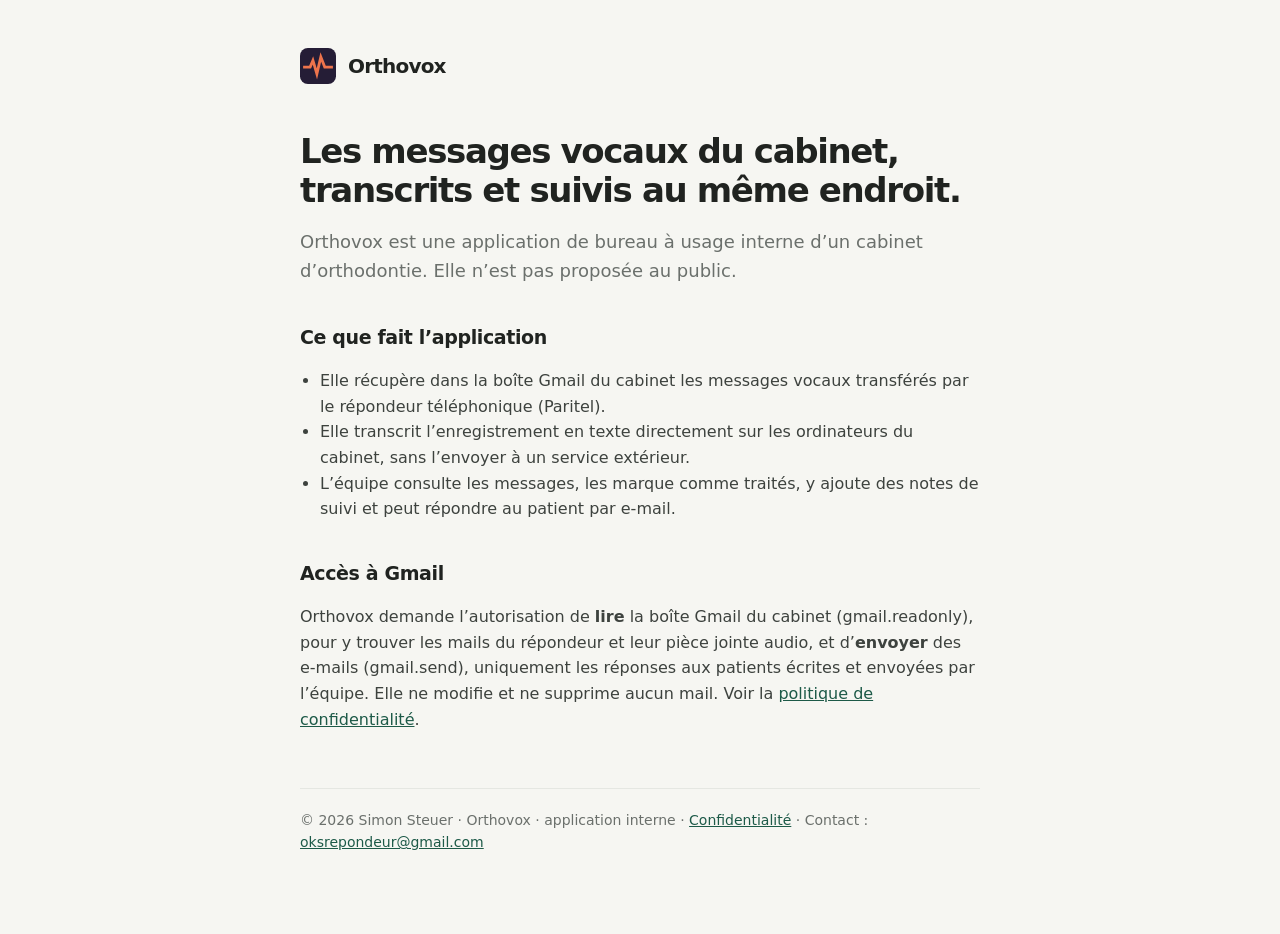
<file: index.html>
<!doctype html>
<html lang="fr">
<head>
<meta charset="utf-8"><meta name="viewport" content="width=device-width,initial-scale=1">
<title>Orthovox</title><meta name="description" content="Messages vocaux du cabinet d’orthodontie, transcrits sur les ordinateurs du cabinet.">
<link rel="icon" href="logo.svg"><link rel="stylesheet" href="style.css">
<meta name="google-site-verification" content="_CSWzq_rhxb8qX7tUfe2ZSpdWpiqhk34iFuqq6srIDo" />
</head>
<body><main>
<a class="brand" href="./"><img src="logo.svg" alt="">Orthovox</a>
<h1>Les messages vocaux du cabinet, transcrits et suivis au même endroit.</h1>
<p class="lead">Orthovox est une application de bureau à usage interne d’un cabinet d’orthodontie. Elle n’est pas proposée au public.</p>
<h2>Ce que fait l’application</h2>
<ul>
<li>Elle récupère dans la boîte Gmail du cabinet les messages vocaux transférés par le répondeur téléphonique (Paritel).</li>
<li>Elle transcrit l’enregistrement en texte directement sur les ordinateurs du cabinet, sans l’envoyer à un service extérieur.</li>
<li>L’équipe consulte les messages, les marque comme traités, y ajoute des notes de suivi et peut répondre au patient par e-mail.</li>
</ul>
<h2>Accès à Gmail</h2>
<p>Orthovox demande l’autorisation de <strong>lire</strong> la boîte Gmail du cabinet (gmail.readonly), pour y trouver les mails du répondeur et leur pièce jointe audio, et d’<strong>envoyer</strong> des e-mails (gmail.send), uniquement les réponses aux patients écrites et envoyées par l’équipe. Elle ne modifie et ne supprime aucun mail. Voir la <a href="confidentialite.html">politique de confidentialité</a>.</p>
<footer>© 2026 Simon Steuer · Orthovox · application interne · <a href="confidentialite.html">Confidentialité</a> · Contact : <a href="mailto:oksrepondeur@gmail.com">oksrepondeur@gmail.com</a></footer>
</main></body>
</html>
</file>
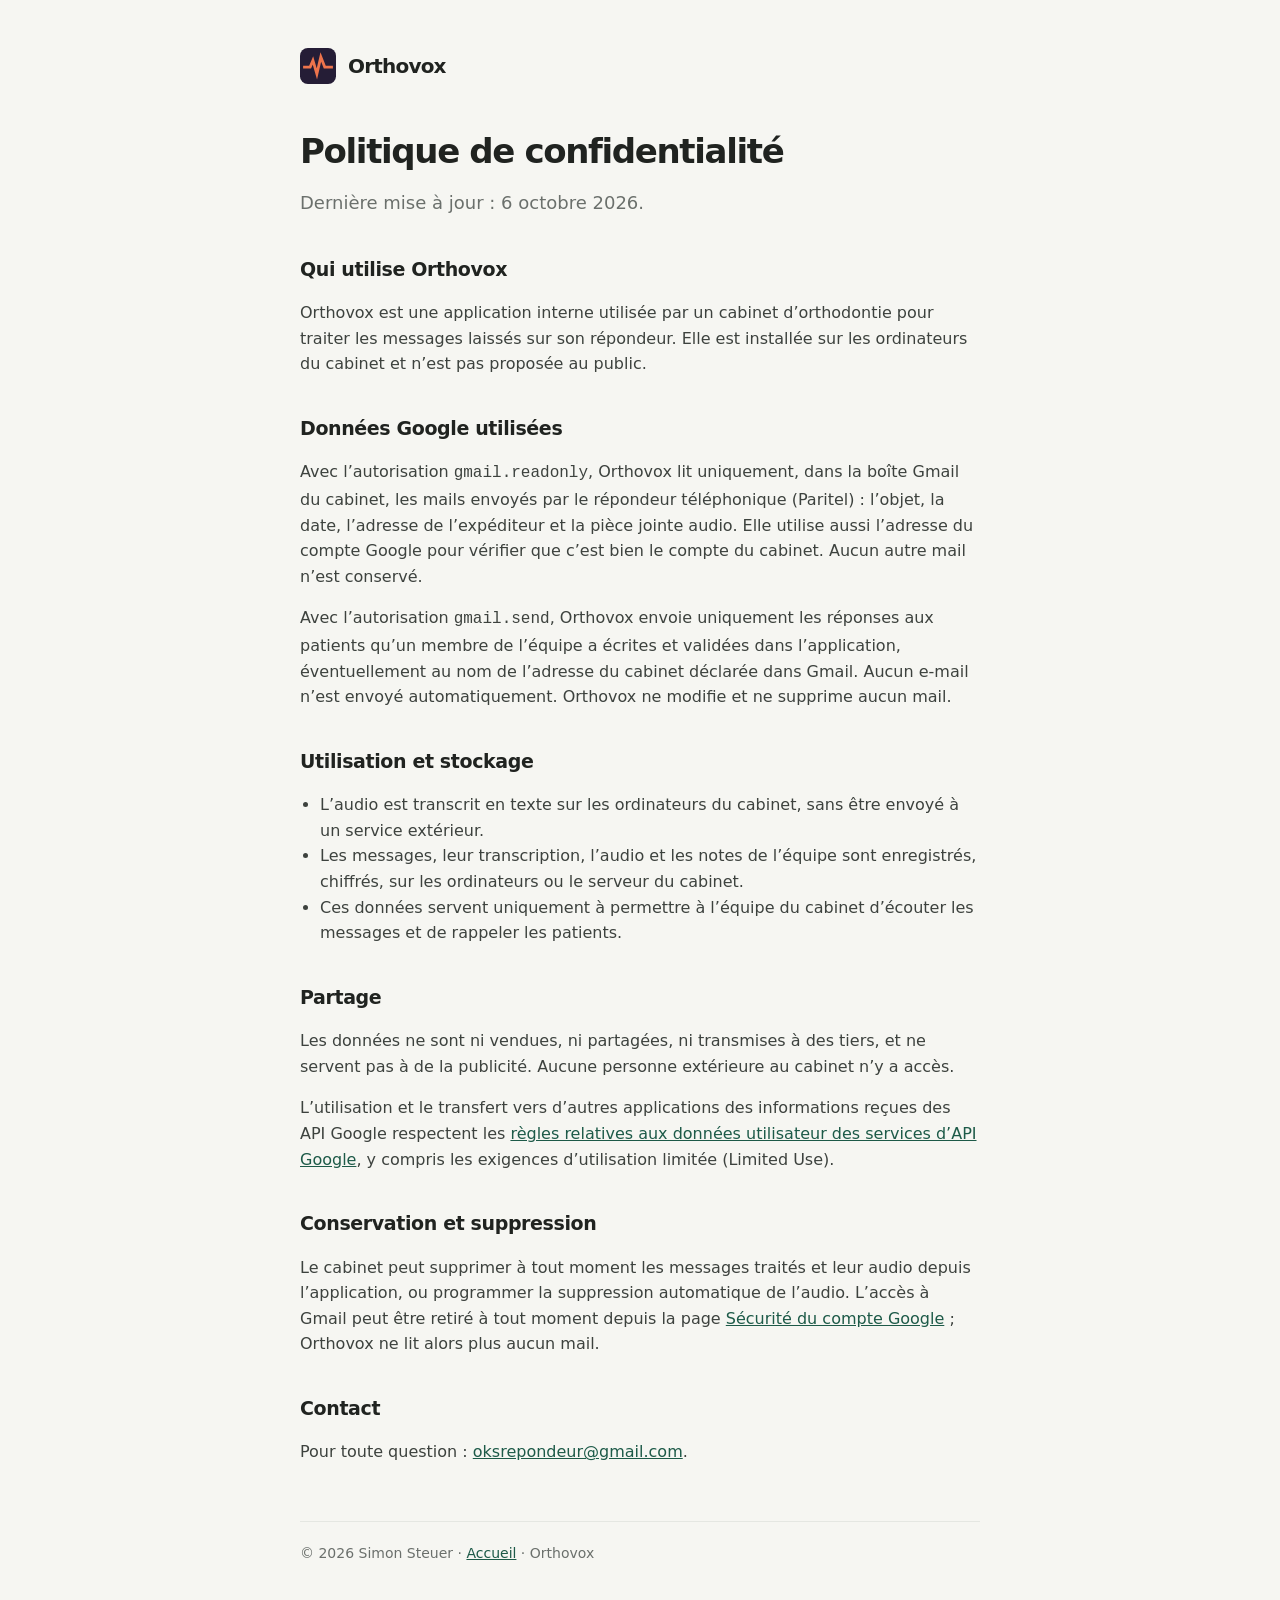
<file: confidentialite.html>
<!doctype html>
<html lang="fr">
<head>
<meta charset="utf-8"><meta name="viewport" content="width=device-width,initial-scale=1">
<title>Confidentialité · Orthovox</title><meta name="description" content="Politique de confidentialité de l’application Orthovox.">
<link rel="icon" href="logo.svg"><link rel="stylesheet" href="style.css">
</head>
<body><main>
<a class="brand" href="./"><img src="logo.svg" alt="">Orthovox</a>
<h1>Politique de confidentialité</h1>
<p class="lead">Dernière mise à jour : 6 octobre 2026.</p>




<h2>Qui utilise Orthovox</h2>
<p>Orthovox est une application interne utilisée par un cabinet d’orthodontie pour traiter les messages laissés sur son répondeur. Elle est installée sur les ordinateurs du cabinet et n’est pas proposée au public.</p>




<h2>Données Google utilisées</h2>
<p>Avec l’autorisation <code>gmail.readonly</code>, Orthovox lit uniquement, dans la boîte Gmail du cabinet, les mails envoyés par le répondeur téléphonique (Paritel) : l’objet, la date, l’adresse de l’expéditeur et la pièce jointe audio. Elle utilise aussi l’adresse du compte Google pour vérifier que c’est bien le compte du cabinet. Aucun autre mail n’est conservé.</p>
<p>Avec l’autorisation <code>gmail.send</code>, Orthovox envoie uniquement les réponses aux patients qu’un membre de l’équipe a écrites et validées dans l’application, éventuellement au nom de l’adresse du cabinet déclarée dans Gmail. Aucun e-mail n’est envoyé automatiquement. Orthovox ne modifie et ne supprime aucun mail.</p>




<h2>Utilisation et stockage</h2>
<ul>
<li>L’audio est transcrit en texte sur les ordinateurs du cabinet, sans être envoyé à un service extérieur.</li>
<li>Les messages, leur transcription, l’audio et les notes de l’équipe sont enregistrés, chiffrés, sur les ordinateurs ou le serveur du cabinet.</li>
<li>Ces données servent uniquement à permettre à l’équipe du cabinet d’écouter les messages et de rappeler les patients.</li>
</ul>




<h2>Partage</h2>
<p>Les données ne sont ni vendues, ni partagées, ni transmises à des tiers, et ne servent pas à de la publicité. Aucune personne extérieure au cabinet n’y a accès.</p>
<p>L’utilisation et le transfert vers d’autres applications des informations reçues des API Google respectent les <a href="https://developers.google.com/terms/api-services-user-data-policy">règles relatives aux données utilisateur des services d’API Google</a>, y compris les exigences d’utilisation limitée (Limited Use).</p>




<h2>Conservation et suppression</h2>
<p>Le cabinet peut supprimer à tout moment les messages traités et leur audio depuis l’application, ou programmer la suppression automatique de l’audio. L’accès à Gmail peut être retiré à tout moment depuis la page <a href="https://myaccount.google.com/permissions">Sécurité du compte Google</a> ; Orthovox ne lit alors plus aucun mail.</p>




<h2>Contact</h2>
<p>Pour toute question : <a href="mailto:oksrepondeur@gmail.com">oksrepondeur@gmail.com</a>.</p>
<footer>© 2026 Simon Steuer · <a href="./">Accueil</a> · Orthovox</footer>
</main></body>
</html>
</file>
<file: style.css>
:root{--ink:#202320;--muted:#6b706c;--line:#e5e7e2;--bg:#f6f6f2;--accent:#e86f42}
*{box-sizing:border-box}html,body{margin:0;background:var(--bg);color:var(--ink);font:16px/1.6 system-ui,-apple-system,'Segoe UI',sans-serif}
main{max-width:720px;margin:0 auto;padding:48px 20px 80px}
.brand{display:flex;align-items:center;gap:12px;font-weight:750;font-size:20px;letter-spacing:-.04em;color:var(--ink);text-decoration:none}
.brand img{width:36px;height:36px}
h1{font-size:34px;line-height:1.15;letter-spacing:-.04em;margin:48px 0 12px}
h2{font-size:19px;letter-spacing:-.02em;margin:36px 0 8px}
p,li{color:#3d423e}.lead{font-size:18px;color:var(--muted)}
ul{padding-left:20px}a{color:#1d5a48}
footer{margin-top:56px;padding-top:20px;border-top:1px solid var(--line);font-size:14px;color:var(--muted)}
</file>
